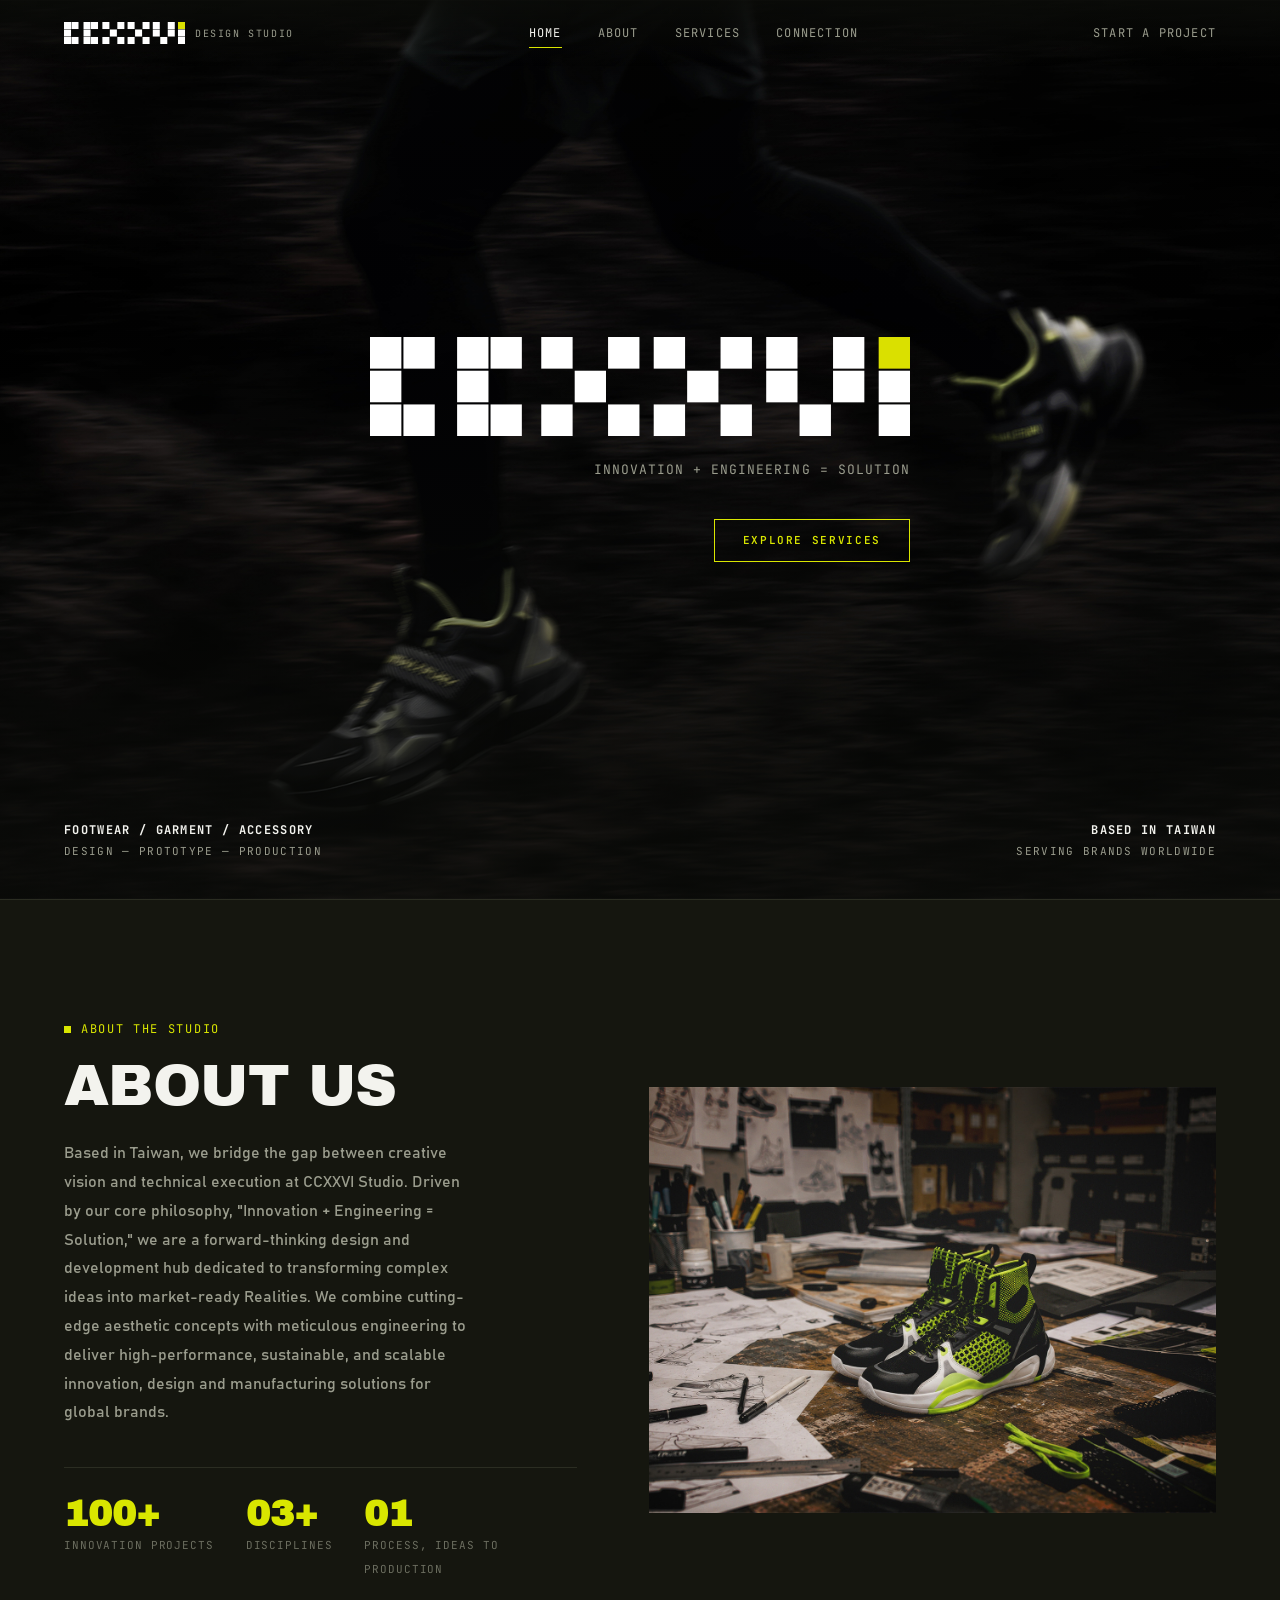
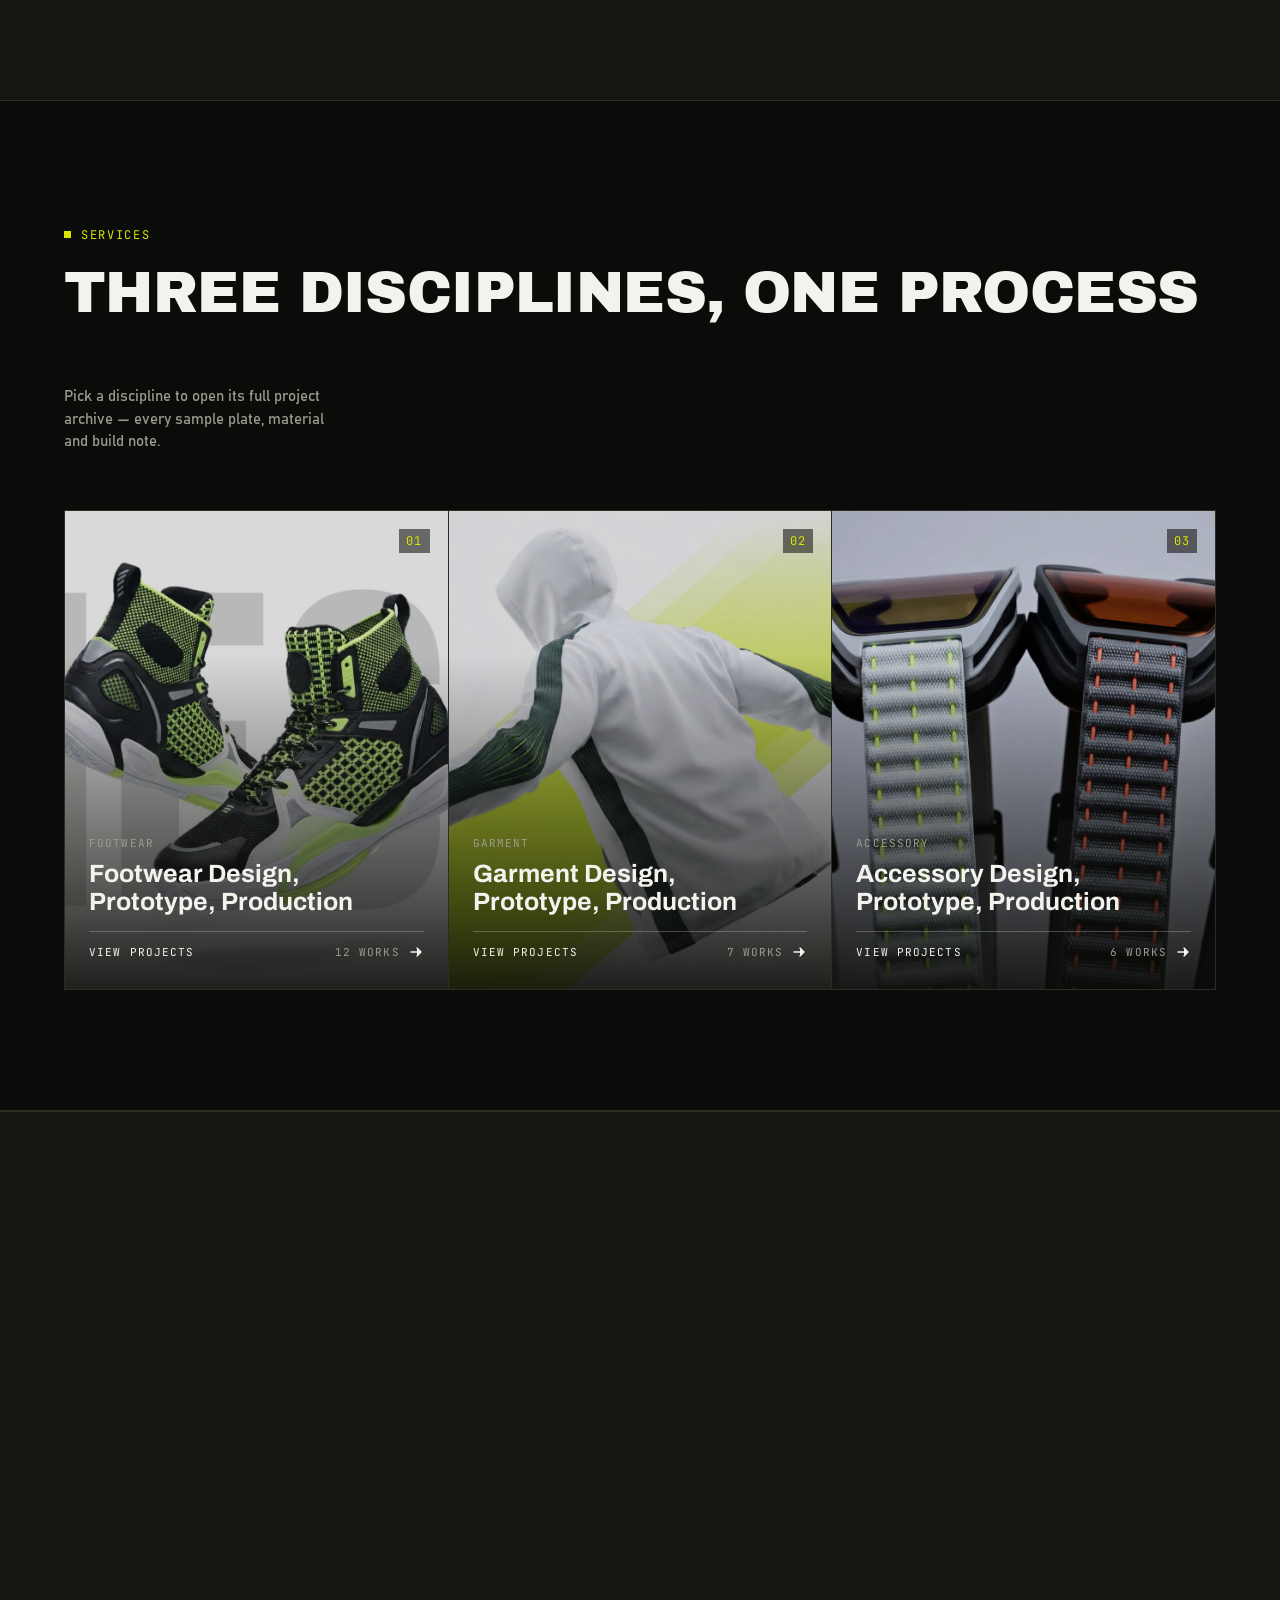
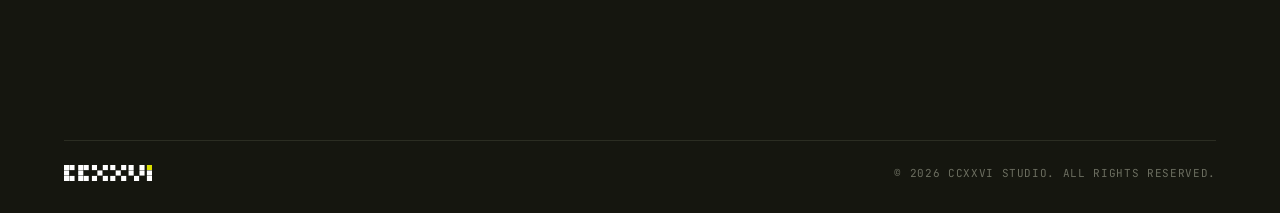
<file: index.html>
<!DOCTYPE html>
<html lang="en">
<head>
  <meta charset="UTF-8">
  <meta name="viewport" content="width=device-width, initial-scale=1.0">
  <meta name="description" content="Based in Taiwan, CCXXVI Studio bridges the gap between creative vision and technical engineering, delivering high-performance innovation, design, and manufacturing solutions in Footwear, Garment, and Accessories.">
  <title>CCXXVI Studio | Innovation + Engineering = Solution</title>
  
  <!-- Preload Noto Sans TC font -->
  <link rel="preconnect" href="https://fonts.googleapis.com">
  <link rel="preconnect" href="https://fonts.gstatic.com" crossorigin>
  
  <link rel="stylesheet" href="styles.css">
</head>
<body>

  <!-- ==========================================================================
       Header / Navigation Bar
       ========================================================================== -->
  <header class="nav" id="siteNav">
    <a href="#home" class="nav__logo" aria-label="CCXXVI Studio Home">
      <img src="img/ccxxvi_logo.svg" alt="CCXXVI">
      <span>Design Studio</span>
    </a>
    
    <nav class="nav__links" id="navLinks">
      <a href="#home" class="nav-link active">Home</a>
      <a href="#about" class="nav-link">About</a>
      <a href="#services" class="nav-link">Services</a>
      <a href="#connection" class="nav-link">Connection</a>
    </nav>

    <a href="#connection" class="nav__cta">Start a Project</a>
    
    <button class="nav__burger" id="navBurger" aria-label="Open menu" aria-expanded="false">
      <span></span>
      <span></span>
      <span></span>
    </button>
  </header>

  <!-- ==========================================================================
       Hero / Home Section
       ========================================================================== -->
  <section id="home" class="hero">
    <div class="hero-bg"></div>
    <div class="hero__scrim"></div>
    <div class="hero-content">
      <div class="container">
        <div class="hero-title-container">
          <div class="hero-brand-block">
            <img src="img/ccxxvi_logo.svg" alt="CCXXVI Logo" class="hero-logo">
            <div class="hero-brand-text">
              <div class="hero-subtitle-sub">Innovation + Engineering = Solution</div>
            </div>
            <div class="hero-cta">
              <a href="#services" class="btn-accent">Explore Services</a>
            </div>
          </div>
        </div>
      </div>
    </div>
    <div class="hero__bar">
      <div class="col">
        <strong>Footwear / Garment / Accessory</strong>
        Design — Prototype — Production
      </div>
      <div class="col">
        <strong>Based in Taiwan</strong>
        Serving brands worldwide
      </div>
    </div>
  </section>

  <!-- ==========================================================================
       About Section
       ========================================================================== -->
  <section id="about" class="section">
    <div class="container">
      <div class="about-grid">
        <div class="about-info reveal">
          <span class="eyebrow">About the Studio</span>
          <h2 class="section__title">ABOUT US</h2>
          <p class="about-body">
            Based in Taiwan, we bridge the gap between creative vision and technical execution at CCXXVI Studio. Driven by our core philosophy, "Innovation + Engineering = Solution," we are a forward-thinking design and development hub dedicated to transforming complex ideas into market-ready Realities. We combine cutting-edge aesthetic concepts with meticulous engineering to deliver high-performance, sustainable, and scalable innovation, design and manufacturing solutions for global brands.
          </p>
          <div class="about__stats">
            <div class="stat"><b>100+</b><span>INNOVATION PROJECTS</span></div>
            <div class="stat"><b>03+</b><span>DISCIPLINES</span></div>
            <div class="stat"><b>01</b><span>PROCESS, IDEAS TO PRODUCTION</span></div>
          </div>
        </div>
        <div class="about-image-wrapper about-media crossed reveal">
          <img src="img/ccxxvi_about.jpg" alt="CCXXVI Studio Creative Workspace" class="about-image" loading="lazy">
        </div>
      </div>
    </div>
  </section>

  <!-- ==========================================================================
       Services Section (3 cards layout)
       ========================================================================== -->
  <section id="services" class="section">
    <div class="container">
      <div class="services-intro reveal">
        <div>
          <span class="eyebrow">Services</span>
          <h2 class="section__title" style="margin-top:18px;">Three Disciplines, One Process</h2>
        </div>
        <p class="section__lead">Pick a discipline to open its full project archive — every sample plate, material and build note.</p>
      </div>
      
      <div class="services-grid reveal">
        <!-- Footwear Card -->
        <div class="service-card" id="service-footwear">
          <span class="service-card__num">01</span>
          <a href="services.html?category=footwear" class="service-image-link" aria-label="View Footwear Projects">
            <img src="img/footweardesign/ccxxvi_services_footdesign_1.jpeg" alt="Footwear Design Entry" class="service-image" loading="lazy">
          </a>
          <div class="service-info">
            <span class="service-card__kicker">Footwear</span>
            <h3 class="service-title">Footwear Design, Prototype, Production</h3>
            <a href="services.html?category=footwear" class="service-btn">
              View Projects
              <span class="service-card__count">12 Works</span>
              <svg width="16" height="16" viewBox="0 0 16 16" fill="none">
                <path d="M3 8h10M9 4l4 4-4 4" stroke="currentColor" stroke-width="1.4" stroke-linecap="round" stroke-linejoin="round"/>
              </svg>
            </a>
          </div>
        </div>

        <!-- Garment Card -->
        <div class="service-card" id="service-garment">
          <span class="service-card__num">02</span>
          <a href="services.html?category=garment" class="service-image-link" aria-label="View Garment Projects">
            <img src="img/garmentdesign/ccxxvi_services_garmentdesign_tbn.jpg" alt="Garment Design Entry" class="service-image" loading="lazy">
          </a>
          <div class="service-info">
            <span class="service-card__kicker">Garment</span>
            <h3 class="service-title">Garment Design, Prototype, Production</h3>
            <a href="services.html?category=garment" class="service-btn">
              View Projects
              <span class="service-card__count">7 Works</span>
              <svg width="16" height="16" viewBox="0 0 16 16" fill="none">
                <path d="M3 8h10M9 4l4 4-4 4" stroke="currentColor" stroke-width="1.4" stroke-linecap="round" stroke-linejoin="round"/>
              </svg>
            </a>
          </div>
        </div>

        <!-- Accessory Card -->
        <div class="service-card" id="service-accessory">
          <span class="service-card__num">03</span>
          <a href="services.html?category=accessory" class="service-image-link" aria-label="View Accessory Projects">
            <img src="img/accessorydesign/ccxxvi_services_accessorydesign_1.jpeg" alt="Accessory Design Entry" class="service-image" loading="lazy">
          </a>
          <div class="service-info">
            <span class="service-card__kicker">Accessory</span>
            <h3 class="service-title">Accessory Design, Prototype, Production</h3>
            <a href="services.html?category=accessory" class="service-btn">
              View Projects
              <span class="service-card__count">6 Works</span>
              <svg width="16" height="16" viewBox="0 0 16 16" fill="none">
                <path d="M3 8h10M9 4l4 4-4 4" stroke="currentColor" stroke-width="1.4" stroke-linecap="round" stroke-linejoin="round"/>
              </svg>
            </a>
          </div>
        </div>
      </div>
    </div>
  </section>

  <!-- ==========================================================================
       Footer / Connection Section
       ========================================================================== -->
  <footer class="footer" id="connection">
    <div class="wrap">
      <div class="footer__top reveal">
        <div>
          <span class="eyebrow">Connection</span>
          <h2 class="footer__title" style="margin-top:18px;">Let's engineer your next innovation.</h2>
          <p class="about-body" style="margin-bottom: 30px;">
            Why Choose CCXXVI Studio? We don't just design; we engineer solutions. By leveraging advanced digital tools and traditional craftsmanship, CCXXVI Studio helps brands minimize development cycles, optimize material efficiency, and confidently launch products that stand out in a competitive market. Let us engineer your next innovation.
          </p>
        </div>
        
        <div class="connection-form-container">
          <form class="contact-form" id="contact-form" action="mailto:shawn.huang.rd@ccxxvi.com" method="post" enctype="text/plain">
            <div class="form-group">
              <input type="text" id="contact-name" class="form-input" placeholder=" " required name="name">
              <label for="contact-name" class="form-label">Name</label>
              <span class="form-bar"></span>
            </div>
            
            <div class="form-group">
              <input type="email" id="contact-email" class="form-input" placeholder=" " required name="email">
              <label for="contact-email" class="form-label">Email Address</label>
              <span class="form-bar"></span>
            </div>
            
            <div class="form-group">
              <input type="text" id="contact-company" class="form-input" placeholder=" " name="company">
              <label for="contact-company" class="form-label">Company (Optional)</label>
              <span class="form-bar"></span>
            </div>
            
            <div class="form-group">
              <input type="text" id="contact-message" class="form-input" placeholder=" " required name="message">
              <label for="contact-message" class="form-label">Tell us about your project</label>
              <span class="form-bar"></span>
            </div>
            
            <button type="submit" class="btn-accent submit-btn">Send Message</button>
            <div class="form-status" id="form-status"></div>
          </form>
        </div>
      </div>
      <div class="footer__bottom">
        <a href="#home" class="nav__logo"><img src="img/ccxxvi_logo.svg" alt="CCXXVI"></a>
        <span>&copy; 2026 CCXXVI Studio. All Rights Reserved.</span>
      </div>
    </div>
  </footer>

  <!-- Scripts -->
  <script src="script.js"></script>
</body>
</html>
</file>
<file: styles.css>
/* ==========================================================================
   CCXXVI DESIGN STUDIO — Merged Style System
   Design tokens:
   -- Color:  bg #0b0c0a / surface #15160f / line #2a2c22
              ink #f3f3ee / muted #9a9c8d / volt #d9e600 / rust #ff5a2b
   -- Type:   display "Archivo Black", head "Archivo", body "Bahnschrift" / "Inter", mono "JetBrains Mono"
   -- Motif:  spec-sheet tags + registration crosshairs
   ========================================================================== */

/* Import Google Fonts */
@import url('https://fonts.googleapis.com/css2?family=Archivo+Black&family=Archivo:wght@400;500;600;700&family=Noto+Sans+TC:wght@200;300;400;500;700&family=JetBrains+Mono:wght@400;500&display=swap');

/* Load Local Font - Bahnschrift */
@font-face {
  font-family: 'Bahnschrift';
  src: url('font/bahnschrift.ttf') format('truetype');
  font-weight: 300 700;
  font-style: normal;
  font-display: swap;
}

/* CSS Variables */
:root {
  --bg: #0b0c09;
  --surface: #15160f;
  --surface-2: #1b1d14;
  --line: #2b2d22;
  --ink: #f3f3ee;
  --muted: #9a9c8d;
  --muted-dim: #6c6e60;
  --volt: #d9e600;
  --volt-dim: #aab300;
  --rust: #ff5a2b;

  --display: "Archivo Black", "Bahnschrift", "Noto Sans TC", sans-serif;
  --head: "Archivo", "Bahnschrift", "Noto Sans TC", sans-serif;
  --body: "Bahnschrift", "Inter", "Noto Sans TC", sans-serif;
  --mono: "JetBrains Mono", "IBM Plex Mono", monospace;

  --container: 1280px;
  --gutter: clamp(20px, 5vw, 64px);
  --ease: cubic-bezier(.22,.61,.36,1);
  --header-height: 80px;
}

/* Base resets */
* {
  margin: 0;
  padding: 0;
  box-sizing: border-box;
}

html {
  scroll-behavior: smooth;
  scroll-padding-top: var(--header-height);
  background-color: var(--bg);
  color: var(--ink);
}

body {
  font-family: var(--body);
  font-size: 16px;
  line-height: 1.5;
  -webkit-font-smoothing: antialiased;
  overflow-x: hidden;
}

@media (prefers-reduced-motion: reduce) {
  html { scroll-behavior: auto; }
  * {
    animation-duration: .001ms !important;
    animation-iteration-count: 1 !important;
    transition-duration: .001ms !important;
  }
}

img {
  display: block;
  max-width: 100%;
  height: auto;
}

a {
  color: inherit;
  text-decoration: none;
  transition: all 0.25s ease;
}

button {
  font-family: inherit;
  background: none;
  border: none;
  color: inherit;
  cursor: pointer;
}

ul {
  list-style: none;
}

:focus-visible {
  outline: 2px solid var(--volt);
  outline-offset: 3px;
}

/* Custom Scrollbar */
::-webkit-scrollbar {
  width: 8px;
  height: 8px;
}

::-webkit-scrollbar-track {
  background: var(--bg);
}

::-webkit-scrollbar-thumb {
  background: var(--line);
}

::-webkit-scrollbar-thumb:hover {
  background: var(--muted-dim);
}

/* Selection */
::selection {
  background-color: var(--volt);
  color: var(--bg);
}

/* Layout shell wrapper */
.wrap {
  max-width: var(--container);
  margin: 0 auto;
  padding-left: var(--gutter);
  padding-right: var(--gutter);
}

.container {
  max-width: var(--container);
  margin: 0 auto;
  padding-left: var(--gutter);
  padding-right: var(--gutter);
}

section {
  padding: 120px 0;
  position: relative;
  border-bottom: 1px solid var(--line);
}

/* eyebrow / spec-tag — the signature CIS elements */
.eyebrow {
  display: inline-flex;
  align-items: center;
  gap: 10px;
  font-family: var(--mono);
  font-size: 12px;
  letter-spacing: .14em;
  text-transform: uppercase;
  color: var(--volt);
}

.eyebrow::before {
  content: "";
  width: 7px;
  height: 7px;
  background: var(--volt);
  display: inline-block;
}

.spec-tag {
  font-family: var(--mono);
  font-size: 11px;
  letter-spacing: .08em;
  color: var(--muted);
  border: 1px solid var(--line);
  padding: 3px 8px;
  border-radius: 2px;
  white-space: nowrap;
  text-transform: uppercase;
}

/* registration crosshair corners, echoing sketch desks */
.crossed {
  position: relative;
}

.crossed::before,
.crossed::after {
  content: "";
  position: absolute;
  width: 14px;
  height: 14px;
  z-index: 2;
  pointer-events: none;
  opacity: .85;
}

.crossed::before {
  top: -1px;
  left: -1px;
  border-top: 1.5px solid var(--volt);
  border-left: 1.5px solid var(--volt);
}

.crossed::after {
  bottom: -1px;
  right: -1px;
  border-bottom: 1.5px solid var(--volt);
  border-right: 1.5px solid var(--volt);
}

/* reveal-on-scroll animation utility */
.reveal {
  opacity: 0;
  transform: translateY(22px);
  transition: opacity .7s var(--ease), transform .7s var(--ease);
}

.reveal.is-visible {
  opacity: 1;
  transform: translateY(0);
}

/* ==========================================================================
   Header / Navigation
   ========================================================================== */
.nav {
  position: fixed;
  top: 0;
  left: 0;
  right: 0;
  z-index: 1000;
  display: flex;
  align-items: center;
  justify-content: space-between;
  padding: 18px var(--gutter);
  background: linear-gradient(to bottom, rgba(11, 12, 9, 0.85), rgba(11, 12, 9, 0));
  transition: background .3s var(--ease), border-color .3s var(--ease), backdrop-filter .3s, padding .3s var(--ease);
}

.nav.is-scrolled,
.nav.nav-solid {
  background: rgba(11, 12, 9, 0.95);
  backdrop-filter: blur(10px);
  -webkit-backdrop-filter: blur(10px);
  border-bottom: 1px solid var(--line);
  padding: 14px var(--gutter);
}

.nav__logo {
  display: flex;
  align-items: center;
  gap: 10px;
}

.nav__logo img {
  height: 22px;
  width: auto;
}

.nav__logo span {
  font-family: var(--mono);
  font-size: 10px;
  letter-spacing: .16em;
  color: var(--muted);
  text-transform: uppercase;
  display: none;
}

@media (min-width: 560px) {
  .nav__logo span {
    display: inline;
  }
}

.nav__links {
  display: flex;
  align-items: center;
  gap: clamp(18px, 3vw, 36px);
  font-family: var(--mono);
  font-size: 12px;
  letter-spacing: .1em;
  text-transform: uppercase;
}

.nav__links a {
  position: relative;
  color: var(--muted);
  padding: 6px 0;
  transition: color .25s;
}

.nav__links a:hover,
.nav__links a.active {
  color: var(--ink);
}

.nav__links a::after {
  content: "";
  position: absolute;
  left: 0;
  right: 100%;
  bottom: 0;
  height: 1px;
  background: var(--volt);
  transition: right .25s var(--ease);
}

.nav__links a:hover::after,
.nav__links a.active::after {
  right: 0;
}

.nav__cta {
  font-family: var(--mono);
  font-size: 12px;
  letter-spacing: .1em;
  text-transform: uppercase;
  color: var(--muted);
  position: relative;
  padding: 6px 0;
  transition: color .25s;
}

.nav__cta:hover {
  color: var(--ink);
}

.nav__cta::after {
  content: "";
  position: absolute;
  left: 0;
  right: 100%;
  bottom: 0;
  height: 1px;
  background: var(--volt);
  transition: right .25s var(--ease);
}

.nav__cta:hover::after {
  right: 0;
}

@media (max-width: 719px) {
  .nav__cta {
    margin-right: 20px;
    font-size: 11px;
  }
}

.nav__burger {
  display: none;
  flex-direction: column;
  justify-content: center;
  gap: 5px;
  width: 34px;
  height: 34px;
}

.nav__burger span {
  display: block;
  width: 20px;
  height: 1.5px;
  background: var(--ink);
  transition: transform .25s var(--ease), opacity .25s;
}

.nav__burger.active span:nth-child(1) {
  transform: translateY(3.25px) rotate(45deg);
  background-color: var(--volt);
}

.nav__burger.active span:nth-child(2) {
  opacity: 0;
}

.nav__burger.active span:nth-child(3) {
  transform: translateY(-3.25px) rotate(-45deg);
  background-color: var(--volt);
}

@media (max-width: 719px) {
  .nav__links {
    position: fixed;
    top: 0;
    right: 0;
    height: 100vh;
    width: min(78vw, 320px);
    background: var(--surface);
    border-left: 1px solid var(--line);
    padding: 90px 28px 40px;
    transform: translateX(100%);
    transition: transform .35s var(--ease);
    z-index: 150;
    flex-direction: column;
    align-items: flex-start;
    gap: 0;
    font-size: 14px;
  }
  
  .nav__links.active {
    transform: translateX(0);
  }
  
  .nav__links a {
    width: 100%;
    padding: 16px 0;
    border-bottom: 1px solid var(--line);
  }
  
  .nav__burger {
    display: flex;
  }
}

/* ==========================================================================
   Hero Section
   ========================================================================== */
#home {
  height: 100vh;
  min-height: 560px;
  padding: 0;
  position: relative;
  display: flex;
  align-items: center;
  justify-content: center;
  overflow: hidden;
}

.hero-bg {
  position: absolute;
  top: 0;
  left: 0;
  width: 100%;
  height: 100%;
  z-index: 1;
  background-image: url('img/ccxxvi_home.jpg');
  background-size: cover;
  background-position: center;
  background-repeat: no-repeat;
}

.hero__scrim {
  position: absolute;
  inset: 0;
  background: linear-gradient(180deg, rgba(11, 12, 9, 0.15) 0%, rgba(11, 12, 9, 0) 35%, rgba(11, 12, 9, 0.75) 100%);
  z-index: 1;
}

.hero-content {
  position: relative;
  z-index: 2;
  width: 100%;
  padding-bottom: 0;
  display: flex;
  justify-content: center;
  align-items: center;
  text-align: center;
}

.hero-title-container {
  max-width: 960px;
  margin: 0 auto;
}

.hero-brand-block {
  display: flex;
  flex-direction: column;
  align-items: flex-end; /* Align the text stack to the right edge of the logo */
  width: fit-content;
  margin: 0 auto;
}

.hero-logo {
  width: clamp(280px, 62vw, 540px); /* Enlarged logo */
  height: auto;
  margin-bottom: 1.5rem;
  display: block;
}

.hero-brand-text {
  text-align: right; /* Right align both lines */
  margin-bottom: 2.5rem;
}

.hero-brand-name {
  font-family: var(--display);
  font-weight: 700;
  font-size: clamp(18px, 2.5vw, 24px);
  color: var(--ink);
  line-height: 1.2;
  margin-bottom: 6px;
  text-transform: uppercase;
}

.hero-subtitle-sub {
  font-family: var(--mono);
  font-size: clamp(11px, 1.5vw, 13px); /* Smaller size (小小的) */
  color: var(--muted);
  letter-spacing: 0.08em;
  margin: 0;
  text-transform: uppercase;
}

.hero-cta {
  align-self: flex-end;
}

.hero-subtitle {
  color: var(--volt);
  font-family: var(--mono);
  font-size: 12px;
  letter-spacing: .35em;
  text-transform: uppercase;
  margin-bottom: 1.5rem;
  display: inline-flex;
  align-items: center;
  gap: 10px;
}

.hero-subtitle::before {
  content: "";
  width: 7px;
  height: 7px;
  background: var(--volt);
  display: inline-block;
}

.hero-title {
  font-family: var(--display);
  font-weight: 400;
  font-size: clamp(38px, 6.5vw, 68px);
  line-height: 1.05;
  margin-bottom: 1.5rem;
  text-transform: uppercase;
  letter-spacing: -0.01em;
}

.text-group {
  display: inline-block;
  white-space: nowrap;
}

.hero-tagline {
  font-size: clamp(15px, 1.8vw, 18px);
  color: var(--muted);
  max-width: 580px;
  margin-bottom: 2.5rem;
  line-height: 1.7;
}

.btn-accent {
  display: inline-block;
  padding: 12px 28px;
  border: 1px solid var(--volt);
  color: var(--volt);
  font-family: var(--mono);
  font-size: 11px;
  font-weight: 600;
  letter-spacing: 0.15em;
  text-transform: uppercase;
  background-color: transparent;
  cursor: pointer;
  transition: all 0.25s ease;
}

.btn-accent:hover {
  background-color: var(--volt);
  color: var(--bg);
}

.hero__bar {
  position: absolute;
  bottom: 0;
  left: 0;
  right: 0;
  z-index: 2;
  display: flex;
  justify-content: space-between;
  align-items: flex-end;
  gap: 20px;
  padding: 0 var(--gutter) 40px;
  font-family: var(--mono);
  font-size: 11px;
  letter-spacing: .12em;
  text-transform: uppercase;
  color: var(--muted);
}

.hero__bar .col:last-child {
  text-align: right;
}

.hero__bar strong {
  color: var(--ink);
  display: block;
  font-size: 12px;
  margin-bottom: 4px;
}

@media (max-width: 719px) {
  .hero-content {
    padding-bottom: 0;
  }
  .hero__bar {
    flex-direction: column;
    align-items: flex-start;
    gap: 10px;
    padding-bottom: 28px;
  }
  .hero__bar .col:last-child {
    text-align: left;
  }
}

/* ==========================================================================
   About Section
   ========================================================================== */
#about {
  background-color: var(--surface);
}

.about-grid {
  display: grid;
  grid-template-columns: 1fr;
  gap: 48px;
  align-items: center;
}

@media (min-width: 900px) {
  .about-grid {
    grid-template-columns: 0.95fr 1.05fr;
    gap: 72px;
  }
}

.about-info {
  display: flex;
  flex-direction: column;
}

.section__title {
  font-family: var(--display);
  font-weight: 400;
  font-size: clamp(34px, 5vw, 58px);
  line-height: 1.02;
  letter-spacing: -.01em;
  text-transform: uppercase;
  margin: 18px 0 24px;
}

.about-philosophy {
  font-size: 1.15rem;
  font-weight: 400;
  color: var(--ink);
  margin-bottom: 1.5rem;
  line-height: 1.7;
}

.about-body {
  color: var(--muted);
  font-size: 16px;
  line-height: 1.8;
  margin-bottom: 20px;
  max-width: 46ch;
}

.about-body:last-of-type {
  margin-bottom: 0;
}

.about-image-wrapper {
  position: relative;
  overflow: hidden;
  background: var(--surface-2);
}

.about-image {
  width: 100%;
  aspect-ratio: 4/3;
  object-fit: cover;
  transition: transform .7s var(--ease);
}

.about-image-wrapper:hover .about-image {
  transform: scale(1.025);
}

.about__caption {
  position: absolute;
  left: 16px;
  bottom: 16px;
  z-index: 2;
  font-family: var(--mono);
  font-size: 11px;
  letter-spacing: .10em;
  text-transform: uppercase;
  color: var(--ink);
  background: rgba(11, 12, 9, 0.8);
  padding: 6px 10px;
}

.about__stats {
  display: grid;
  grid-template-columns: repeat(3, auto);
  gap: 32px;
  margin-top: 40px;
  padding-top: 28px;
  border-top: 1px solid var(--line);
}

.about__stats .stat b {
  display: block;
  font-family: var(--display);
  font-size: clamp(26px, 3vw, 36px);
  color: var(--volt);
  line-height: 1;
}

.about__stats .stat span {
  font-family: var(--mono);
  font-size: 11px;
  letter-spacing: .08em;
  text-transform: uppercase;
  color: var(--muted-dim);
}

/* ==========================================================================
   Services Section (3 cards layout)
   ========================================================================== */
.services-intro {
  display: flex;
  justify-content: space-between;
  align-items: flex-end;
  gap: 40px;
  margin-bottom: 56px;
  flex-wrap: wrap;
}

.section__lead {
  max-width: 34ch;
  color: var(--muted);
  font-size: 15px;
}

.services-grid {
  display: grid;
  grid-template-columns: 1fr;
  gap: 1px;
  background: var(--line);
  border: 1px solid var(--line);
}

@media (min-width: 860px) {
  .services-grid {
    grid-template-columns: repeat(3, 1fr);
  }
}

.service-card {
  position: relative;
  background: var(--bg);
  display: block;
  width: 100%;
  text-align: left;
  overflow: hidden;
  isolation: isolate;
  height: auto;
  border: none;
  cursor: pointer;
  transition: box-shadow 0.3s;
}

.service-card:hover {
  box-shadow: 0 15px 40px rgba(0,0,0,0.5);
}

.service-badge {
  position: absolute;
  top: 18px;
  left: 18px;
  background-color: var(--volt);
  color: var(--bg);
  font-size: 11px;
  font-weight: 600;
  padding: 3px 8px;
  letter-spacing: 0.1em;
  text-transform: uppercase;
  z-index: 3;
  font-family: var(--mono);
}

.service-card__num {
  position: absolute;
  top: 18px;
  right: 18px;
  z-index: 2;
  font-family: var(--mono);
  font-size: 12px;
  letter-spacing: .1em;
  color: var(--volt);
  background: rgba(11, 12, 9, 0.55);
  padding: 3px 7px;
}

.service-image-link {
  position: relative;
  aspect-ratio: 4/5;
  overflow: hidden;
  display: block;
}

.service-image-link::after {
  content: "";
  position: absolute;
  inset: 0;
  background: linear-gradient(180deg, rgba(11, 12, 9, 0) 30%, rgba(11, 12, 9, 0.9) 100%);
  z-index: 1;
}

.service-image {
  width: 100%;
  height: 100%;
  object-fit: cover;
  transition: transform .7s var(--ease), filter .5s;
  filter: saturate(.85) brightness(.85);
}

.service-card:hover .service-image {
  transform: scale(1.06);
  filter: saturate(1) brightness(.7);
}

.service-info {
  position: absolute;
  left: 0;
  right: 0;
  bottom: 0;
  z-index: 2;
  padding: 22px 24px 26px;
}

.service-title {
  font-family: var(--head);
  font-weight: 700;
  font-size: clamp(20px, 2.4vw, 25px);
  line-height: 1.15;
  margin-bottom: 14px;
}

.service-desc {
  display: none; /* In downloads overlay card layout, paragraph text inside card is hidden, using badges and kickers instead */
}

.service-card__kicker {
  font-family: var(--mono);
  font-size: 11px;
  letter-spacing: .1em;
  text-transform: uppercase;
  color: var(--muted);
  display: block;
  margin-bottom: 8px;
}

.service-btn {
  display: inline-flex;
  align-items: center;
  gap: 8px;
  font-family: var(--mono);
  font-size: 11px;
  letter-spacing: .1em;
  text-transform: uppercase;
  color: var(--ink);
  border-top: 1px solid rgba(243, 243, 238, 0.25);
  padding-top: 12px;
  width: 100%;
}

.service-btn svg {
  transition: transform .25s var(--ease);
  flex-shrink: 0;
  fill: currentColor;
}

.service-card:hover .service-btn svg {
  transform: translateX(4px);
}

.service-card__count {
  margin-left: auto;
  color: var(--muted);
}

/* ==========================================================================
   Services Standalone Page & alternating feed layout
   ========================================================================== */
.services-page #projects {
  padding-top: 140px;
}

#projects {
  background-color: var(--bg);
}

.projects-header {
  margin-bottom: 56px;
}

/* Filter tabs for Services Archive page */
.filter-tabs-wrapper {
  border-bottom: 1px solid var(--line);
  padding-bottom: 1px;
  margin-top: 40px;
}

.filter-tabs {
  display: flex;
  list-style: none;
  gap: 40px;
}

.filter-tab {
  font-family: var(--mono);
  font-size: 12px;
  font-weight: 500;
  letter-spacing: 0.15em;
  text-transform: uppercase;
  color: var(--muted);
  cursor: pointer;
  padding: 12px 0;
  position: relative;
  transition: all 0.25s ease;
}

.filter-tab::after {
  content: '';
  position: absolute;
  bottom: -1px;
  left: 0;
  width: 0;
  height: 2px;
  background-color: var(--volt);
  transition: all 0.25s ease;
}

.filter-tab:hover {
  color: var(--ink);
}

.filter-tab.active {
  color: var(--volt);
}

.filter-tab.active::after {
  width: 100%;
}

@media (max-width: 767px) {
  .filter-tabs {
    gap: 20px;
    overflow-x: auto;
    padding-bottom: 8px;
    scrollbar-width: none;
  }
  .filter-tabs::-webkit-scrollbar {
    display: none;
  }
  .filter-tab {
    font-size: 0.75rem;
    white-space: nowrap;
  }
}

/* 2-Column Grid Feed */
.feed {
  display: grid;
  grid-template-columns: 1fr;
  gap: 24px;
  padding: 24px 0 120px;
}

@media (min-width: 600px) {
  .feed {
    grid-template-columns: repeat(2, 1fr);
    gap: 32px;
  }
}

.feed__item {
  display: block;
  position: relative;
  border: 1.5px solid var(--line);
  padding: 12px;
  background-color: var(--surface);
  opacity: 0;
  transform: translateY(16px);
  transition: opacity .5s var(--ease), transform .5s var(--ease), border-color 0.3s ease, transform 0.3s ease;
}

.feed__item.is-visible {
  opacity: 1;
  transform: translateY(0);
}

/* Hiding class for dynamic filter */
.feed__item.hidden {
  display: none;
}

.feed__item:hover {
  border-color: var(--volt);
  transform: translateY(-4px);
}

.feed__media {
  position: relative;
  overflow: hidden;
  background: var(--bg);
  cursor: pointer;
}

.feed__media img {
  width: 100%;
  height: auto;
  display: block;
  transition: transform .6s var(--ease);
}

.feed__media-tag {
  position: absolute;
  bottom: 8px;
  left: 8px;
  font-family: var(--mono);
  font-size: 10px;
  letter-spacing: .08em;
  color: var(--ink);
  background-color: rgba(11, 12, 9, 0.85);
  border: 1px solid var(--line);
  padding: 3px 6px;
  border-radius: 2px;
  z-index: 3;
  text-transform: uppercase;
  pointer-events: none;
  transition: border-color 0.3s ease, color 0.3s ease;
}

.feed__item:hover .feed__media-tag {
  border-color: var(--volt);
  color: var(--volt);
}

.feed__item:hover .feed__media img {
  transform: scale(1.025);
}

.feed__text {
  display: none; /* Hide descriptions as requested */
}

.feed__sub b {
  color: var(--volt-dim);
  font-weight: 400;
}

/* ==========================================================================
   Connection Section (Form & Contact)
   ========================================================================== */
#connection {
  background-color: var(--surface);
}

.connection-grid {
  display: grid;
  grid-template-columns: 1fr;
  gap: 48px;
}

@media (min-width: 860px) {
  .connection-grid {
    grid-template-columns: 1.1fr .9fr;
    align-items: end;
  }
}

.connection-info {
  display: flex;
  flex-direction: column;
}

.connection-text {
  font-size: clamp(16px, 2.2vw, 24px);
  line-height: 1.5;
  margin-bottom: 2.5rem;
  color: var(--ink);
  border-left: 2px solid var(--volt);
  padding-left: 24px;
}

.connection-email-wrapper {
  margin-top: auto;
}

.connection-email-label {
  font-size: 12px;
  font-weight: 600;
  letter-spacing: 0.25em;
  text-transform: uppercase;
  color: var(--muted);
  margin-bottom: 8px;
  display: block;
  font-family: var(--mono);
}

.connection-email-link {
  display: inline-flex;
  align-items: center;
  gap: 10px;
  font-family: var(--mono);
  font-size: clamp(14px, 1.8vw, 18px);
  letter-spacing: .08em;
  text-transform: uppercase;
  color: var(--volt);
  border-bottom: 1px solid var(--volt);
  padding-bottom: 6px;
}

.connection-email-link:hover {
  color: var(--ink);
  border-bottom-color: var(--ink);
  transform: translateX(4px);
}

/* Connection Form styling */
.connection-form-container {
  display: flex;
  flex-direction: column;
  justify-content: center;
}

.contact-form {
  display: flex;
  flex-direction: column;
  gap: 28px;
}

.form-group {
  position: relative;
  width: 100%;
}

.form-input {
  width: 100%;
  background: transparent;
  border: none;
  border-bottom: 1.5px solid var(--line);
  padding: 12px 0;
  color: var(--ink);
  font-family: var(--body);
  font-size: 0.95rem;
  font-weight: 300;
  transition: border-color 0.25s ease;
  outline: none;
}

.form-input::placeholder {
  color: var(--muted-dim);
}

.form-input:focus {
  border-bottom-color: var(--volt);
}

.form-label {
  position: absolute;
  top: 12px;
  left: 0;
  font-size: 0.85rem;
  color: var(--muted-dim);
  pointer-events: none;
  transition: all 0.25s ease;
  text-transform: uppercase;
  letter-spacing: 0.1em;
  font-family: var(--mono);
}

.form-input:focus ~ .form-label,
.form-input:not(:placeholder-shown) ~ .form-label {
  top: -12px;
  font-size: 0.7rem;
  color: var(--volt);
  letter-spacing: 0.15em;
}

.form-bar {
  position: absolute;
  bottom: 0;
  left: 0;
  width: 0;
  height: 1.5px;
  background-color: var(--volt);
  transition: width 0.25s ease;
}

.form-input:focus ~ .form-bar {
  width: 100%;
}

.submit-btn {
  align-self: flex-start;
  margin-top: 15px;
}

.form-status {
  margin-top: 20px;
  font-size: 0.85rem;
  font-family: var(--mono);
  opacity: 0;
  transform: translateY(10px);
  transition: all 0.25s ease;
}

.form-status.success {
  opacity: 1;
  transform: translateY(0);
  color: var(--volt);
}

.form-status.error {
  opacity: 1;
  transform: translateY(0);
  color: var(--rust);
}

/* ==========================================================================
   Footer
   ========================================================================== */
.footer {
  border-top: 1px solid var(--line);
  padding: 80px 0 32px;
  background-color: var(--bg);
}

.footer__top {
  display: grid;
  gap: 48px;
  grid-template-columns: 1fr;
  margin-bottom: 64px;
}

@media (min-width: 860px) {
  .footer__top {
    grid-template-columns: 1.1fr .9fr;
    align-items: end;
  }
}

.footer__title {
  font-family: var(--display);
  text-transform: uppercase;
  font-size: clamp(32px, 6vw, 64px);
  line-height: 1;
  margin-bottom: 18px;
}

.footer__cta {
  display: inline-flex;
  align-items: center;
  gap: 10px;
  font-family: var(--mono);
  font-size: 13px;
  letter-spacing: .08em;
  text-transform: uppercase;
  color: var(--volt);
  border-bottom: 1px solid var(--volt);
  padding-bottom: 6px;
}

.footer__cta svg {
  transition: transform .25s var(--ease);
  fill: currentColor;
}

.footer__cta:hover svg {
  transform: translateX(4px);
}

.footer__meta {
  display: flex;
  flex-direction: column;
  gap: 14px;
  align-items: flex-start;
}

@media (min-width: 860px) {
  .footer__meta {
    align-items: flex-end;
  }
}

.footer__meta a {
  font-family: var(--mono);
  font-size: 13px;
  color: var(--muted);
  transition: color 0.25s;
}

.footer__meta a:hover {
  color: var(--ink);
}

.footer__bottom {
  display: flex;
  flex-wrap: wrap;
  gap: 16px;
  justify-content: space-between;
  align-items: center;
  padding-top: 24px;
  border-top: 1px solid var(--line);
  font-family: var(--mono);
  font-size: 11px;
  letter-spacing: .06em;
  color: var(--muted-dim);
  text-transform: uppercase;
}

.footer__bottom .nav__logo img {
  height: 16px;
}

/* ==========================================================================
   Lightbox / Modal View (themed volt)
   ========================================================================== */
.lightbox {
  position: fixed;
  top: 0;
  left: 0;
  width: 100%;
  height: 100%;
  background-color: rgba(11, 12, 9, 0.96);
  backdrop-filter: blur(12px);
  -webkit-backdrop-filter: blur(12px);
  z-index: 2000;
  display: flex;
  justify-content: center;
  align-items: center;
  opacity: 0;
  pointer-events: none;
  transition: opacity 0.5s cubic-bezier(0.16, 1, 0.3, 1);
}

.lightbox.active {
  opacity: 1;
  pointer-events: all;
}

.lightbox-content-wrapper {
  position: relative;
  max-width: 90%;
  max-height: 85vh;
  display: flex;
  flex-direction: column;
  align-items: center;
  justify-content: center;
  transform: scale(0.95);
  transition: transform 0.5s cubic-bezier(0.16, 1, 0.3, 1);
}

.lightbox.active .lightbox-content-wrapper {
  transform: scale(1);
}

.lightbox-img {
  max-width: 100%;
  max-height: 75vh;
  object-fit: contain;
  border: 1px solid var(--line);
  box-shadow: 0 25px 60px rgba(0, 0, 0, 0.8);
}

.lightbox-caption-wrapper {
  width: 100%;
  padding-top: 20px;
  display: flex;
  justify-content: space-between;
  align-items: center;
}

.lightbox-caption {
  display: none; /* Hide captions in the lightbox */
  font-size: 0.9rem;
  letter-spacing: 0.05em;
  color: var(--ink);
  font-family: var(--head);
  font-weight: 700;
}

.lightbox-counter {
  font-size: 0.75rem;
  color: var(--muted);
  font-family: var(--mono);
}

.lightbox-close {
  position: absolute;
  top: -40px;
  right: 0;
  background: transparent;
  border: none;
  color: var(--ink);
  font-size: 2rem;
  cursor: pointer;
  display: flex;
  align-items: center;
  justify-content: center;
  transition: all 0.25s ease;
  padding: 5px;
}

.lightbox-close:hover {
  color: var(--volt);
  transform: rotate(90deg);
}

.lightbox-nav {
  position: absolute;
  top: 50%;
  transform: translateY(-50%);
  background: rgba(21, 22, 15, 0.6);
  border: 1px solid var(--line);
  color: var(--ink);
  width: 48px;
  height: 48px;
  display: flex;
  align-items: center;
  justify-content: center;
  cursor: pointer;
  transition: all 0.25s ease;
  z-index: 2001;
}

.lightbox-nav:hover {
  background: var(--volt);
  border-color: var(--volt);
  color: var(--bg);
}

.lightbox-prev {
  left: -80px;
}

.lightbox-next {
  right: -80px;
}

@media (max-width: 767px) {
  .lightbox-prev, .lightbox-next {
    display: none;
  }
  .lightbox-close {
    top: -45px;
    right: 10px;
  }
}
</file>
